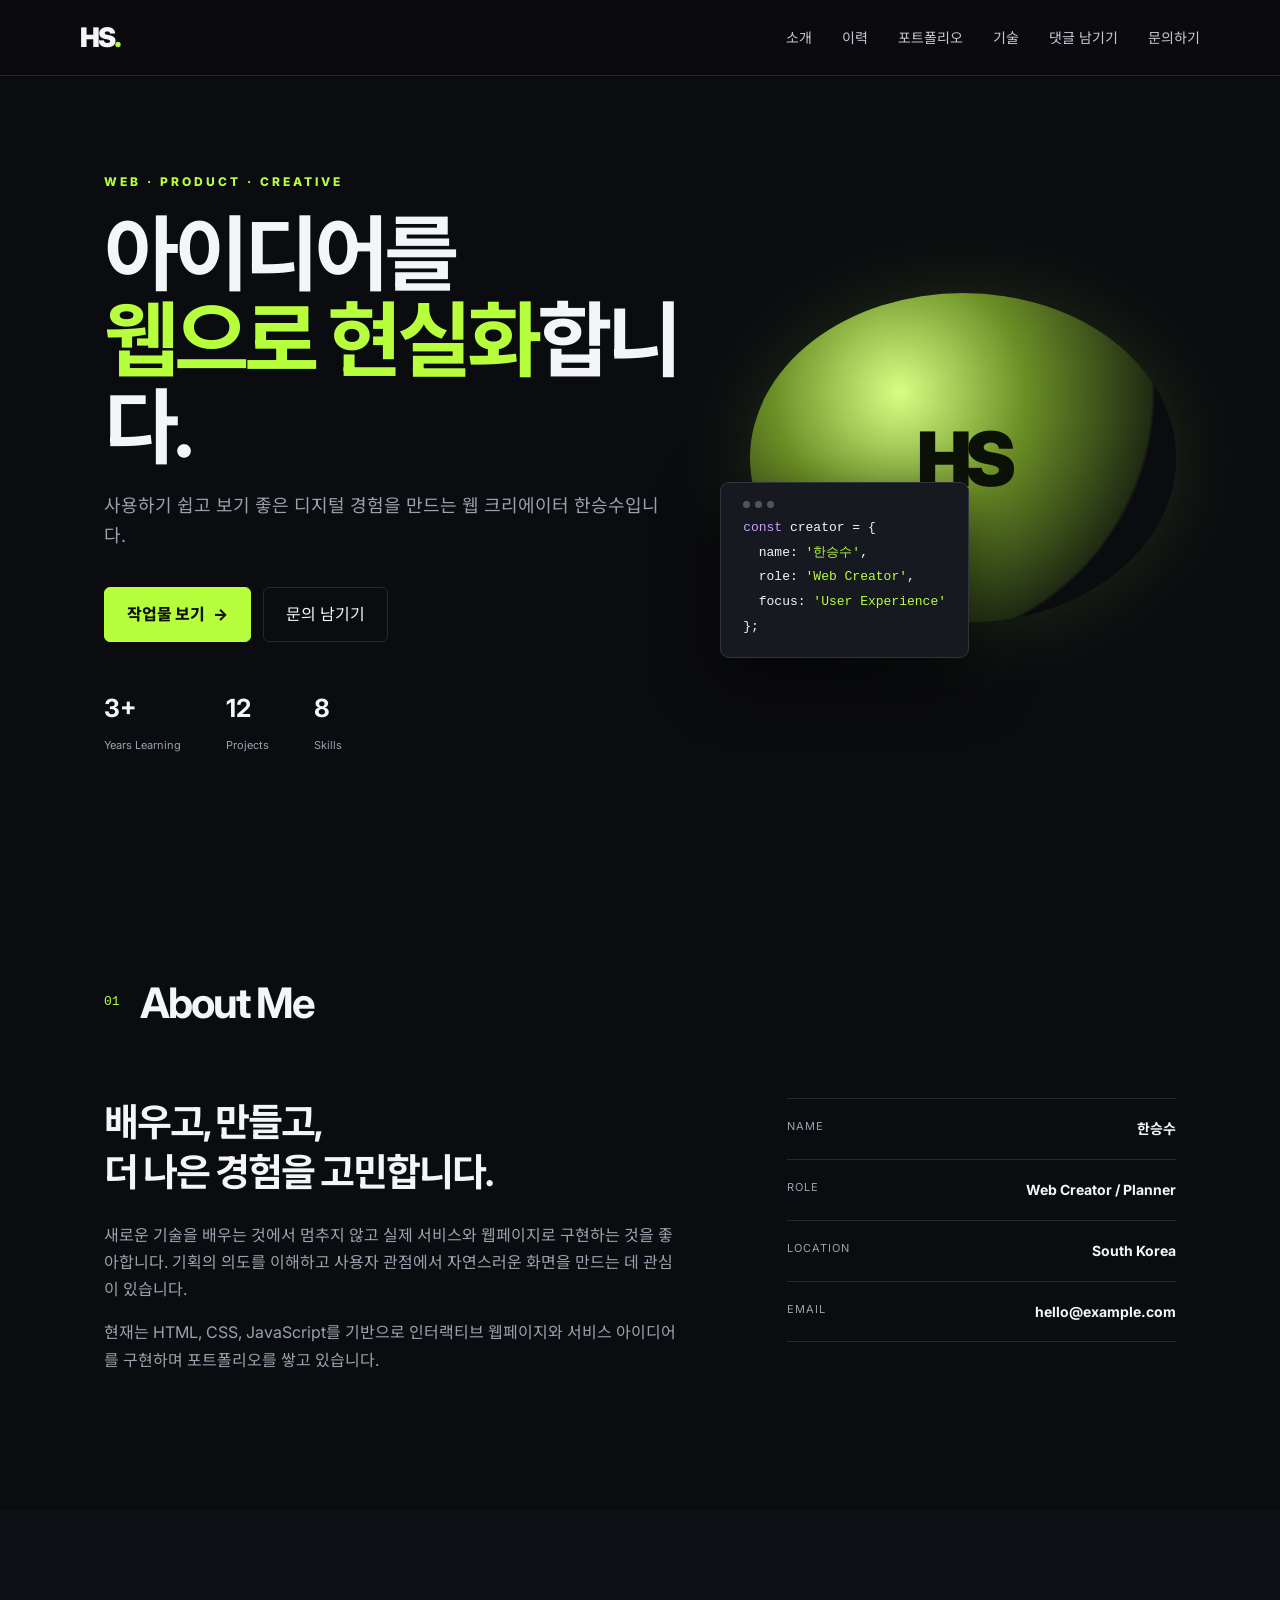
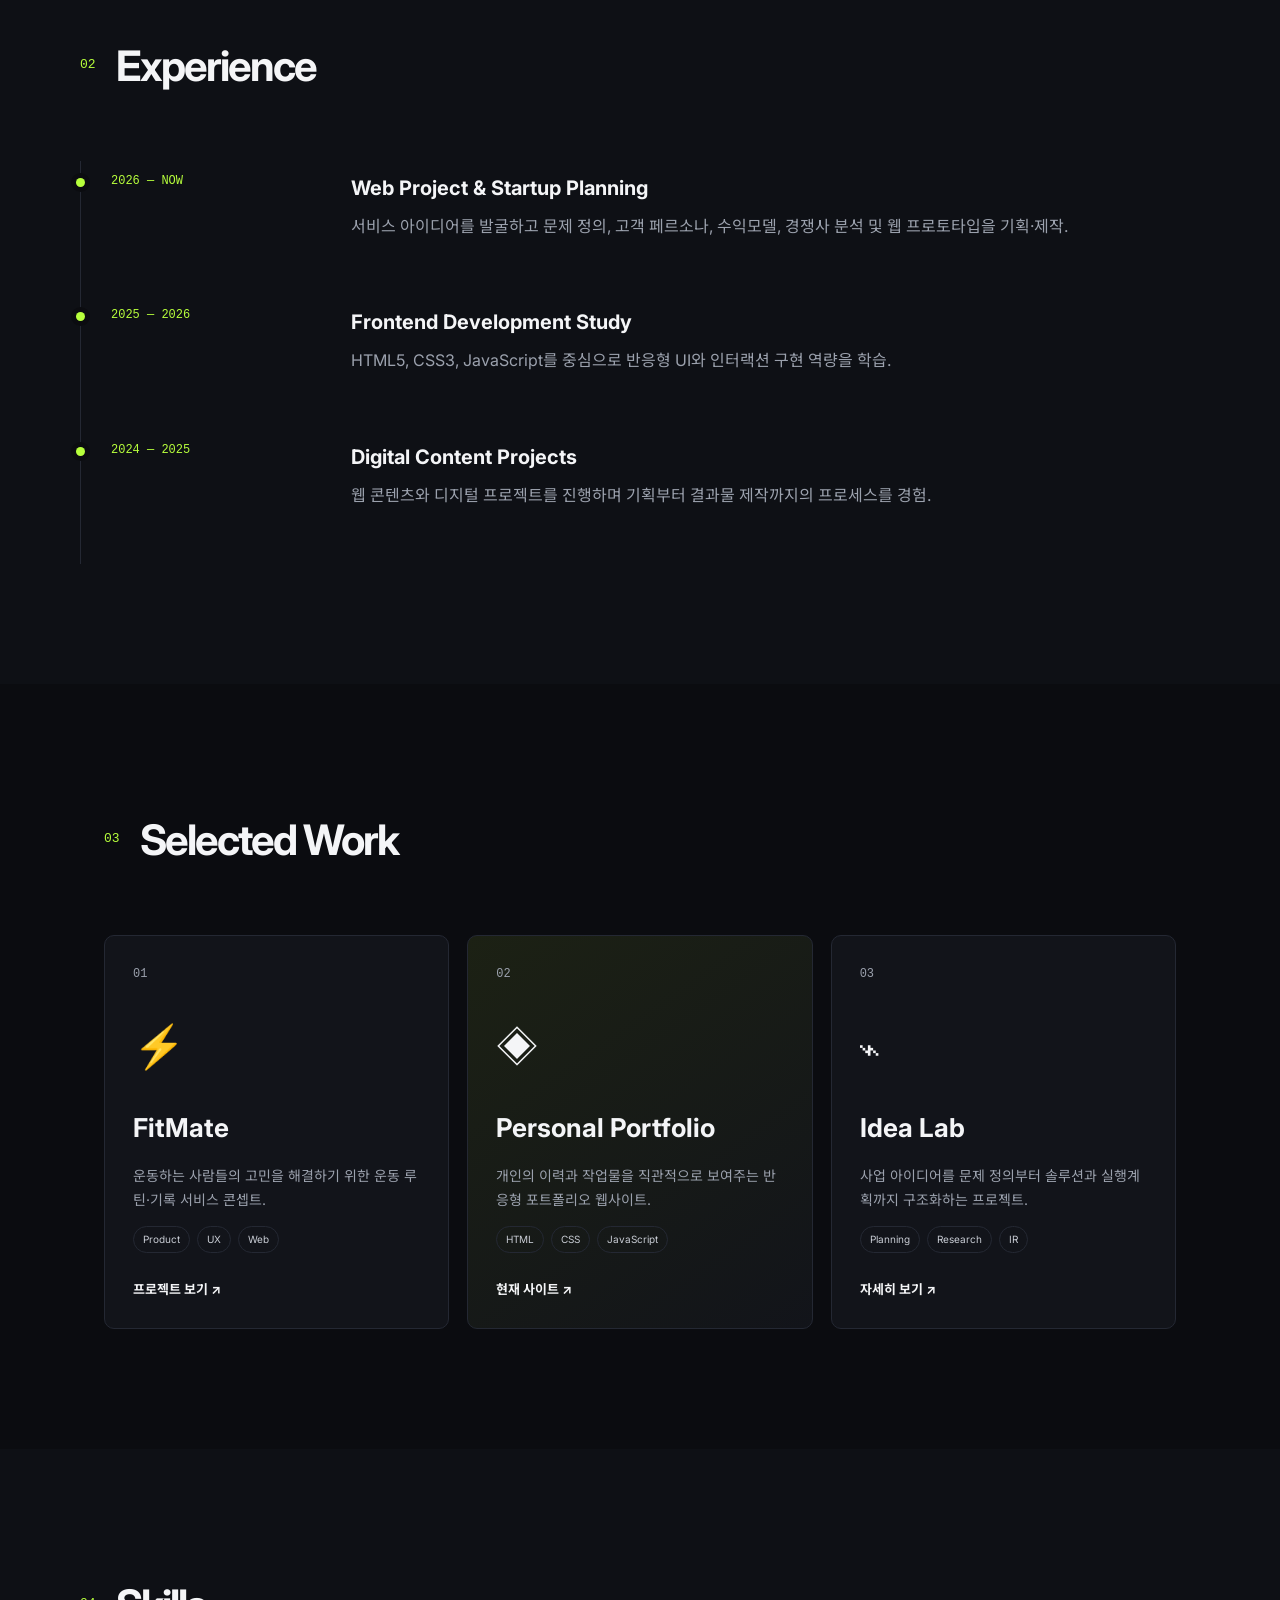
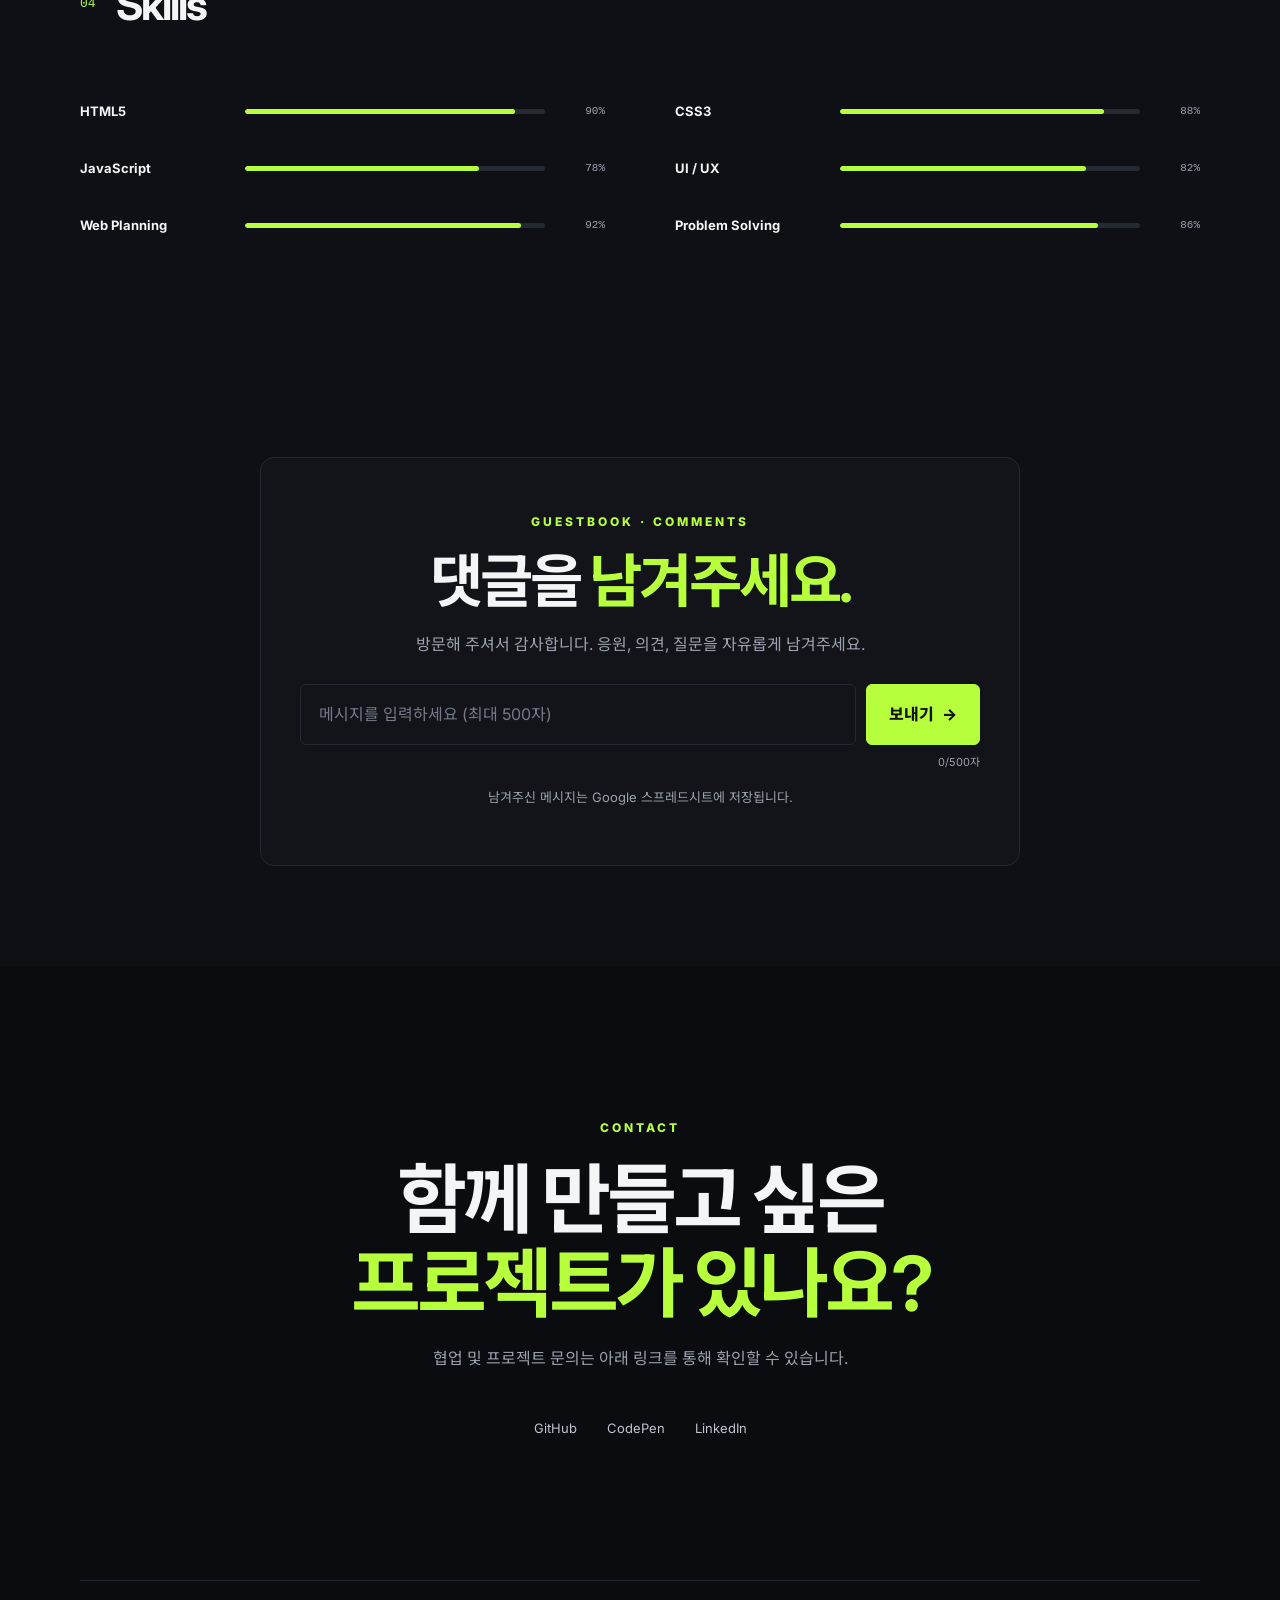
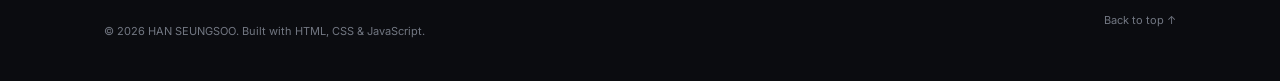
<file: index.html>
<!DOCTYPE html>
<html lang="ko">
<head>
<meta charset="UTF-8">
<meta name="viewport" content="width=device-width, initial-scale=1.0">
<meta name="description" content="한승수의 개인 프로필 및 포트폴리오">
<title>한승수 | Web Creator Portfolio</title>
<link rel="stylesheet" href="style.css">
</head>
<body>
<header class="header">
  <a class="logo" href="#home">HS<span>.</span></a>
  <button class="menu-toggle" aria-label="메뉴 열기">☰</button>
  <nav class="nav">
    <a href="#about">소개</a><a href="#experience">이력</a><a href="#projects">포트폴리오</a><a href="#skills">기술</a><a href="comments.html">댓글 남기기</a><a href="#contact">문의하기</a>
  </nav>
</header>

<main>
<section id="home" class="hero">
  <div class="hero-copy reveal">
    <p class="eyebrow">WEB · PRODUCT · CREATIVE</p>
    <h1>아이디어를<br><span>웹으로 현실화</span>합니다.</h1>
    <p class="lead">사용하기 쉽고 보기 좋은 디지털 경험을 만드는 웹 크리에이터 한승수입니다.</p>
    <div class="hero-actions">
      <a class="btn primary" href="#projects">작업물 보기 <span>→</span></a>
      <a class="btn ghost" href="#contact">문의 남기기</a>
    </div>
    <div class="quick-stats">
      <div><strong>3+</strong><small>Years Learning</small></div>
      <div><strong>12</strong><small>Projects</small></div>
      <div><strong>8</strong><small>Skills</small></div>
    </div>
  </div>
  <div class="hero-card reveal">
    <div class="profile-orb"><span>HS</span></div>
    <div class="code-window">
      <div class="dots"><i></i><i></i><i></i></div>
      <code><span class="purple">const</span> creator = {<br>
        &nbsp;&nbsp;name: <span class="green">'한승수'</span>,<br>
        &nbsp;&nbsp;role: <span class="green">'Web Creator'</span>,<br>
        &nbsp;&nbsp;focus: <span class="green">'User Experience'</span><br>
      };</code>
    </div>
  </div>
</section>

<section id="about" class="section">
  <div class="section-head reveal"><span>01</span><h2>About Me</h2></div>
  <div class="about-grid">
    <div class="about-text reveal"><h3>배우고, 만들고,<br>더 나은 경험을 고민합니다.</h3>
      <p>새로운 기술을 배우는 것에서 멈추지 않고 실제 서비스와 웹페이지로 구현하는 것을 좋아합니다. 기획의 의도를 이해하고 사용자 관점에서 자연스러운 화면을 만드는 데 관심이 있습니다.</p>
      <p>현재는 HTML, CSS, JavaScript를 기반으로 인터랙티브 웹페이지와 서비스 아이디어를 구현하며 포트폴리오를 쌓고 있습니다.</p>
    </div>
    <div class="info-card reveal">
      <div><span>NAME</span><b>한승수</b></div><div><span>ROLE</span><b>Web Creator / Planner</b></div>
      <div><span>LOCATION</span><b>South Korea</b></div><div><span>EMAIL</span><b>hello@example.com</b></div>
    </div>
  </div>
</section>

<section id="experience" class="section alt">
  <div class="section-head reveal"><span>02</span><h2>Experience</h2></div>
  <div class="timeline">
    <article class="timeline-item reveal"><div class="date">2026 — NOW</div><div><h3>Web Project & Startup Planning</h3><p>서비스 아이디어를 발굴하고 문제 정의, 고객 페르소나, 수익모델, 경쟁사 분석 및 웹 프로토타입을 기획·제작.</p></div></article>
    <article class="timeline-item reveal"><div class="date">2025 — 2026</div><div><h3>Frontend Development Study</h3><p>HTML5, CSS3, JavaScript를 중심으로 반응형 UI와 인터랙션 구현 역량을 학습.</p></div></article>
    <article class="timeline-item reveal"><div class="date">2024 — 2025</div><div><h3>Digital Content Projects</h3><p>웹 콘텐츠와 디지털 프로젝트를 진행하며 기획부터 결과물 제작까지의 프로세스를 경험.</p></div></article>
  </div>
</section>

<section id="projects" class="section">
  <div class="section-head reveal"><span>03</span><h2>Selected Work</h2></div>
  <div class="project-grid">
    <article class="project-card reveal"><div class="project-num">01</div><div class="project-icon">⚡</div><h3>FitMate</h3><p>운동하는 사람들의 고민을 해결하기 위한 운동 루틴·기록 서비스 콘셉트.</p><div class="tags"><span>Product</span><span>UX</span><span>Web</span></div><a href="#contact">프로젝트 보기 ↗</a></article>
    <article class="project-card featured reveal"><div class="project-num">02</div><div class="project-icon">◈</div><h3>Personal Portfolio</h3><p>개인의 이력과 작업물을 직관적으로 보여주는 반응형 포트폴리오 웹사이트.</p><div class="tags"><span>HTML</span><span>CSS</span><span>JavaScript</span></div><a href="#home">현재 사이트 ↗</a></article>
    <article class="project-card reveal"><div class="project-num">03</div><div class="project-icon">⌁</div><h3>Idea Lab</h3><p>사업 아이디어를 문제 정의부터 솔루션과 실행계획까지 구조화하는 프로젝트.</p><div class="tags"><span>Planning</span><span>Research</span><span>IR</span></div><a href="#contact">자세히 보기 ↗</a></article>
  </div>
</section>

<section id="skills" class="section alt">
  <div class="section-head reveal"><span>04</span><h2>Skills</h2></div>
  <div class="skills-grid reveal">
    <div class="skill"><b>HTML5</b><div><i style="width:90%"></i></div><span>90%</span></div>
    <div class="skill"><b>CSS3</b><div><i style="width:88%"></i></div><span>88%</span></div>
    <div class="skill"><b>JavaScript</b><div><i style="width:78%"></i></div><span>78%</span></div>
    <div class="skill"><b>UI / UX</b><div><i style="width:82%"></i></div><span>82%</span></div>
    <div class="skill"><b>Web Planning</b><div><i style="width:92%"></i></div><span>92%</span></div>
    <div class="skill"><b>Problem Solving</b><div><i style="width:86%"></i></div><span>86%</span></div>
  </div>
</section>

<section id="comments" class="comments-section section alt">
  <div class="comments-inner reveal">
    <p class="eyebrow">GUESTBOOK · COMMENTS</p>
    <h2>댓글을 <span>남겨주세요.</span></h2>
    <p class="comments-description">방문해 주셔서 감사합니다. 응원, 의견, 질문을 자유롭게 남겨주세요.</p>
    <form id="comment-form" class="comment-form" action="https://script.google.com/macros/s/AKfycbznfNXZSXNal_AM_hLYeoSrCIwGdum6QNQddaZEwBpfF0cGAb5pFT0SFY6s4JBNnU026w/exec" method="POST" target="comment-response-frame">
      <label class="sr-only" for="comment-message">댓글 내용</label>
      <input id="comment-message" name="message" type="text" maxlength="500" placeholder="메시지를 입력하세요 (최대 500자)" required>
      <input class="honeypot" type="text" name="website" tabindex="-1" autocomplete="off" aria-hidden="true">
      <button id="comment-submit" class="btn primary" type="submit">보내기 <span>→</span></button>
    </form>
    <p class="comment-meta"><span id="comment-count">0</span>/500자</p>
    <p id="comment-status" class="comment-status" role="status" aria-live="polite">남겨주신 메시지는 Google 스프레드시트에 저장됩니다.</p>
    <iframe name="comment-response-frame" id="comment-response-frame" title="문의 전송 응답" class="response-frame"></iframe>
  </div>
</section>

<section id="contact" class="contact section">
  <div class="contact-inner reveal">
    <p class="eyebrow">CONTACT</p>
    <h2>함께 만들고 싶은<br><span>프로젝트가 있나요?</span></h2>
    <p>협업 및 프로젝트 문의는 아래 링크를 통해 확인할 수 있습니다.</p>
    <div class="socials"><a href="https://github.com/hanss0414-cyber" target="_blank" rel="noopener noreferrer">GitHub</a><a href="https://codepen.io/" target="_blank" rel="noopener noreferrer">CodePen</a><a href="https://www.linkedin.com/" target="_blank" rel="noopener noreferrer">LinkedIn</a></div>
  </div>
</section>
</main>
<footer><p>© <span id="year"></span> HAN SEUNGSOO. Built with HTML, CSS & JavaScript.</p><a href="#home">Back to top ↑</a></footer>
<script src="script.js"></script>
</body>
</html>
</file>
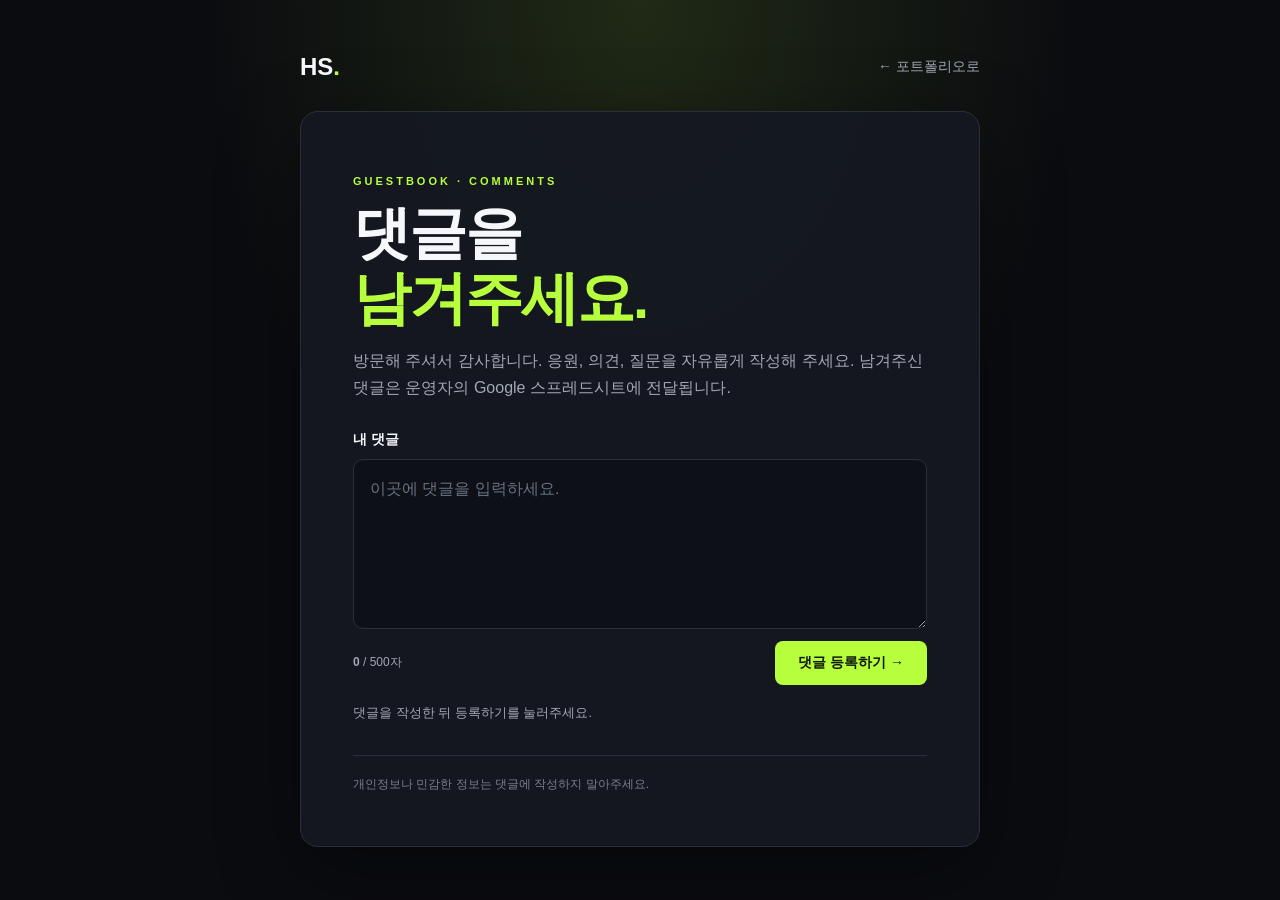
<file: comments.html>
<!DOCTYPE html>
<html lang="ko">
<head>
<meta charset="UTF-8">
<meta name="viewport" content="width=device-width, initial-scale=1">
<meta name="description" content="방문자 댓글을 남기는 방명록 페이지">
<title>댓글 남기기 | 한승수</title>
<style>
:root{color-scheme:dark;--bg:#0b0c10;--panel:#151820;--line:#2a303b;--text:#f5f7fa;--muted:#a0a7b4;--accent:#b7ff3c}
*{box-sizing:border-box}body{margin:0;min-height:100vh;background:radial-gradient(ellipse at 50% 0%,#202a16 0,transparent 48%),var(--bg);color:var(--text);font-family:Inter,"Noto Sans KR",Arial,sans-serif;display:grid;place-items:center;padding:28px}
main{width:min(100%,680px)}.top{display:flex;justify-content:space-between;align-items:center;margin-bottom:30px}.logo{font-weight:900;font-size:24px;color:var(--text);text-decoration:none}.logo span{color:var(--accent)}.back{color:var(--muted);text-decoration:none;font-size:14px}.back:hover{color:var(--accent)}
.card{background:rgba(21,24,32,.94);border:1px solid var(--line);border-radius:18px;padding:clamp(26px,6vw,52px);box-shadow:0 24px 80px #0006}.eyebrow{font-size:11px;letter-spacing:3px;font-weight:800;color:var(--accent)}h1{font-size:clamp(36px,7vw,58px);line-height:1.12;letter-spacing:-2px;margin:14px 0}h1 span{color:var(--accent)}.desc{color:var(--muted);line-height:1.7;margin-bottom:30px}
label{display:block;font-size:14px;font-weight:700;margin-bottom:10px}textarea{display:block;width:100%;min-height:170px;resize:vertical;background:#0d1016;border:1px solid var(--line);border-radius:10px;padding:16px;color:var(--text);font:inherit;line-height:1.6;outline:none}textarea:focus{border-color:var(--accent)}textarea::placeholder{color:#687181}.form-bottom{display:flex;justify-content:space-between;align-items:center;gap:14px;margin-top:12px}.count{font-size:12px;color:var(--muted)}button{border:0;border-radius:8px;padding:13px 23px;background:var(--accent);color:#11150a;font-size:14px;font-weight:900;cursor:pointer}button:disabled{opacity:.55;cursor:wait}#status{min-height:26px;margin:18px 0 0;color:var(--muted);font-size:13px;line-height:1.6}#status.error{color:#ff9292}#status.success{color:var(--accent)}.privacy{border-top:1px solid var(--line);margin-top:26px;padding-top:18px;color:#77808e;font-size:12px;line-height:1.7}.honeypot{position:absolute;left:-10000px;width:1px;height:1px;opacity:0}iframe{display:none;width:0;height:0;border:0}
@media(max-width:480px){body{padding:16px}.form-bottom{align-items:stretch;flex-direction:column}button{width:100%}.top{margin-bottom:18px}}
</style>
</head>
<body>
<main>
  <div class="top"><a class="logo" href="index.html">HS<span>.</span></a><a class="back" href="index.html">← 포트폴리오로</a></div>
  <section class="card">
    <p class="eyebrow">GUESTBOOK · COMMENTS</p>
    <h1>댓글을<br><span>남겨주세요.</span></h1>
    <p class="desc">방문해 주셔서 감사합니다. 응원, 의견, 질문을 자유롭게 작성해 주세요. 남겨주신 댓글은 운영자의 Google 스프레드시트에 전달됩니다.</p>
    <form id="comment-form" action="https://script.google.com/macros/s/AKfycbznfNXZSXNal_AM_hLYeoSrCIwGdum6QNQddaZEwBpfF0cGAb5pFT0SFY6s4JBNnU026w/exec" method="POST" target="comment-frame">
      <label for="message">내 댓글</label>
      <textarea id="message" name="message" maxlength="500" placeholder="이곳에 댓글을 입력하세요." required></textarea>
      <input class="honeypot" type="text" name="website" tabindex="-1" autocomplete="off" aria-hidden="true">
      <div class="form-bottom"><span class="count"><b id="count">0</b> / 500자</span><button id="submit" type="submit">댓글 등록하기 →</button></div>
    </form>
    <p id="status" role="status" aria-live="polite">댓글을 작성한 뒤 등록하기를 눌러주세요.</p>
    <div class="privacy">개인정보나 민감한 정보는 댓글에 작성하지 말아주세요.</div>
    <iframe name="comment-frame" id="comment-frame" title="댓글 전송 응답"></iframe>
  </section>
</main>
<script>
const form=document.getElementById('comment-form');
const input=document.getElementById('message');
const count=document.getElementById('count');
const status=document.getElementById('status');
const submit=document.getElementById('submit');
const frame=document.getElementById('comment-frame');
let pending=false,timer;
input.addEventListener('input',()=>count.textContent=input.value.length);
form.addEventListener('submit',e=>{
 const value=input.value.trim();
 if(!value){e.preventDefault();status.textContent='댓글 내용을 입력해주세요.';status.className='error';input.focus();return;}
 if(value.length>500){e.preventDefault();status.textContent='댓글은 500자 이내로 작성해주세요.';status.className='error';return;}
 if(pending){e.preventDefault();return;}
 pending=true;submit.disabled=true;submit.textContent='등록 중...';status.textContent='댓글을 전송하고 있습니다.';status.className='';
 timer=setTimeout(()=>{if(!pending)return;pending=false;submit.disabled=false;submit.textContent='댓글 등록하기 →';status.textContent='응답이 지연되고 있습니다. Google 스프레드시트의 문의 시트에서 저장 여부를 확인해주세요.';status.className='error';},15000);
});
frame.addEventListener('load',()=>{
 if(!pending)return;
 pending=false;clearTimeout(timer);submit.disabled=false;submit.textContent='댓글 등록하기 →';
 status.textContent='서버 응답을 받았습니다. 스프레드시트의 문의 시트에서 댓글이 저장됐는지 확인해주세요.';
 status.className='success';input.value='';count.textContent='0';
});
</script>
</body>
</html>
</file>
<file: style.css>
@import url("https://fonts.googleapis.com/css2?family=Inter:wght@400;500;600;700;800&family=Noto+Sans+KR:wght@400;500;700;900&display=swap");
:root{--bg:#0b0c10;--surface:#12141a;--text:#f4f5f7;--muted:#9ba1ad;--line:#242833;--accent:#b7ff3c;--max:1120px}
*{box-sizing:border-box}html{scroll-behavior:smooth}body{margin:0;background:var(--bg);color:var(--text);font-family:Inter,"Noto Sans KR",sans-serif;line-height:1.7}a{color:inherit;text-decoration:none}.header{height:76px;padding:0 max(24px,calc((100% - var(--max))/2));display:flex;align-items:center;justify-content:space-between;border-bottom:1px solid var(--line);position:fixed;top:0;left:0;right:0;background:rgba(11,12,16,.82);backdrop-filter:blur(14px);z-index:10}.logo{font-size:27px;font-weight:900;letter-spacing:-2px}.logo span{color:var(--accent)}.nav{display:flex;gap:30px}.nav a{font-size:14px;color:#c5c9d1;transition:.25s}.nav a:hover{color:var(--accent)}.menu-toggle{display:none;background:none;color:white;border:0;font-size:25px}.hero{min-height:820px;max-width:var(--max);margin:auto;padding:160px 24px 90px;display:grid;grid-template-columns:1.15fr .85fr;align-items:center;gap:70px}.eyebrow{font-size:12px;font-weight:800;letter-spacing:3px;color:var(--accent)}h1{font-size:clamp(48px,7vw,82px);line-height:1.05;letter-spacing:-5px;margin:20px 0}.hero h1 span,.contact h2 span{color:var(--accent)}.lead{color:var(--muted);font-size:18px;max-width:600px}.hero-actions{display:flex;gap:12px;margin:35px 0}.btn{display:inline-flex;align-items:center;justify-content:center;gap:8px;padding:13px 22px;border:1px solid var(--line);border-radius:6px;font-weight:700;transition:.25s;cursor:pointer;font:inherit}.btn.primary{background:var(--accent);color:#10120c;border-color:var(--accent);font-weight:800}.btn:hover{transform:translateY(-3px)}.btn.ghost:hover{border-color:var(--accent)}.quick-stats{display:flex;gap:45px;margin-top:45px}.quick-stats strong{font-size:25px;display:block}.quick-stats small{font-size:11px;color:var(--muted)}.hero-card{position:relative}.profile-orb{height:330px;border-radius:50%;background:radial-gradient(circle at 35% 30%,#d7ff83,#6b8f26 35%,#202b13 70%,#0b0c10 71%);display:grid;place-items:center;box-shadow:0 0 90px rgba(183,255,60,.13)}.profile-orb span{font-size:75px;font-weight:900;letter-spacing:-7px;color:#0d1208}.code-window{position:absolute;bottom:-35px;left:-30px;background:#161920;border:1px solid #30343f;border-radius:9px;padding:18px 22px;box-shadow:0 20px 60px #0008;font-family:monospace;font-size:13px;line-height:1.9}.dots{display:flex;gap:5px;margin-bottom:8px}.dots i{width:7px;height:7px;border-radius:50%;background:#555}.purple{color:#cf9cff}.green{color:#b7ff3c}.section{max-width:var(--max);margin:auto;padding:120px 24px}.alt{max-width:none;background:#0e1015}.alt>*{max-width:var(--max);margin-left:auto;margin-right:auto}.section-head{display:flex;align-items:center;gap:20px;margin-bottom:60px}.section-head span{color:var(--accent);font-family:monospace}.section-head h2{font-size:42px;letter-spacing:-2px;margin:0}.about-grid{display:grid;grid-template-columns:1.2fr .8fr;gap:100px}.about-text h3{font-size:38px;line-height:1.3;margin:0 0 25px;letter-spacing:-2px}.about-text p{color:var(--muted);max-width:650px}.info-card{border-top:1px solid var(--line)}.info-card div{display:flex;justify-content:space-between;padding:18px 0;border-bottom:1px solid var(--line);gap:20px}.info-card span{font-size:11px;color:var(--muted);letter-spacing:1px}.info-card b{font-size:14px;text-align:right}.timeline{border-left:1px solid var(--line)}.timeline-item{display:grid;grid-template-columns:190px 1fr;gap:50px;padding:10px 0 55px 30px;position:relative}.timeline-item:before{content:"";width:9px;height:9px;background:var(--accent);border-radius:50%;position:absolute;left:-5px;top:17px;box-shadow:0 0 0 5px var(--bg)}.date{color:var(--accent);font-family:monospace;font-size:12px}.timeline-item h3{margin:0 0 8px;font-size:20px}.timeline-item p{margin:0;color:var(--muted)}.project-grid{display:grid;grid-template-columns:repeat(3,1fr);gap:18px}.project-card{min-height:390px;padding:28px;background:var(--surface);border:1px solid var(--line);border-radius:10px;display:flex;flex-direction:column;transition:.3s}.project-card:hover{transform:translateY(-8px);border-color:#59622e}.project-card.featured{background:linear-gradient(145deg,#1c2114,#12141a)}.project-num{font-family:monospace;color:var(--muted);font-size:12px}.project-icon{font-size:42px;margin:25px 0}.project-card h3{font-size:26px;margin:0}.project-card p{color:var(--muted);font-size:14px}.tags{display:flex;gap:7px;flex-wrap:wrap;margin-top:auto;margin-bottom:25px}.tags span{font-size:10px;border:1px solid var(--line);padding:4px 9px;border-radius:30px;color:#c9cdd5}.project-card>a{font-size:13px;font-weight:700}.skills-grid{display:grid;grid-template-columns:1fr 1fr;gap:35px 70px}.skill{display:grid;grid-template-columns:150px 1fr 45px;align-items:center;gap:15px;font-size:13px}.skill>div{height:5px;background:#252932;border-radius:5px;overflow:hidden}.skill i{height:100%;display:block;background:var(--accent);border-radius:5px}.skill span{font-family:monospace;color:var(--muted);font-size:11px;text-align:right}.contact{padding-top:140px;padding-bottom:140px;text-align:center}.contact-inner{max-width:760px;margin:auto}.contact h2{font-size:clamp(45px,7vw,76px);line-height:1.1;letter-spacing:-4px;margin:20px 0}.contact-inner>p:not(.eyebrow){color:var(--muted)}.comment-form{display:flex;gap:10px;margin:32px auto 0;max-width:680px}.comment-form input:not(.honeypot){min-width:0;flex:1;padding:16px 18px;border:1px solid var(--line);border-radius:6px;background:var(--surface);color:var(--text);font:inherit;outline:none}.comment-form input:focus{border-color:var(--accent)}.comment-form input::placeholder{color:#747b88}.comment-form button{white-space:nowrap}.comment-meta{max-width:680px;margin:8px auto 0;text-align:right;font-size:11px;color:var(--muted)}.comment-status{min-height:24px;font-size:13px;color:var(--muted)}.comment-status.success{color:var(--accent)}.comment-status.error{color:#ff8b8b}.honeypot{position:absolute!important;left:-10000px!important;width:1px!important;height:1px!important;opacity:0!important}.response-frame{display:none;width:0;height:0;border:0}.sr-only{position:absolute;width:1px;height:1px;padding:0;margin:-1px;overflow:hidden;clip:rect(0,0,0,0);white-space:nowrap;border:0}.socials{display:flex;justify-content:center;gap:30px;margin-top:45px;color:#bfc4ce;font-size:13px}.socials a:hover{color:var(--accent)}footer{border-top:1px solid var(--line);padding:30px 24px;display:flex;justify-content:space-between;max-width:var(--max);margin:auto;color:#727782;font-size:11px}footer a:hover{color:var(--accent)}.reveal{opacity:0;transform:translateY(25px);transition:.7s ease}.reveal.show{opacity:1;transform:none}
@media(max-width:800px){.nav{position:absolute;top:76px;left:0;right:0;display:none;flex-direction:column;background:#0b0c10;padding:20px 24px;border-bottom:1px solid var(--line)}.nav.open{display:flex}.menu-toggle{display:block}.hero{grid-template-columns:1fr;min-height:auto;padding-top:130px}.hero-card{max-width:480px;width:100%;margin:auto}.profile-orb{height:280px}.code-window{left:0}.about-grid{grid-template-columns:1fr;gap:45px}.project-grid{grid-template-columns:1fr}.skills-grid{grid-template-columns:1fr}.timeline-item{grid-template-columns:1fr;gap:7px}.section{padding:90px 24px}footer{flex-direction:column;gap:10px}.section-head h2{font-size:34px}h1{letter-spacing:-3px}}
@media(max-width:520px){.comment-form{flex-direction:column}.comment-form button{width:100%}.quick-stats{gap:24px}.contact h2{letter-spacing:-2px}}

/* 독립 댓글/방명록 섹션 */
.comments-section{padding-top:100px;padding-bottom:100px;}
.comments-inner{max-width:760px;margin:0 auto;text-align:center;padding:42px 34px;background:var(--surface);border:1px solid var(--line);border-radius:14px;}
.comments-inner h2{font-size:clamp(36px,6vw,58px);line-height:1.15;letter-spacing:-3px;margin:16px 0;}
.comments-inner h2 span{color:var(--accent);}
.comments-description{color:var(--muted);margin:0 0 26px;}
.comments-inner .comment-form{margin-top:0;}
.comments-inner .comment-status{margin-top:14px;}
@media(max-width:520px){.comments-inner{padding:32px 18px;}.comments-inner h2{letter-spacing:-2px;}}
</file>
